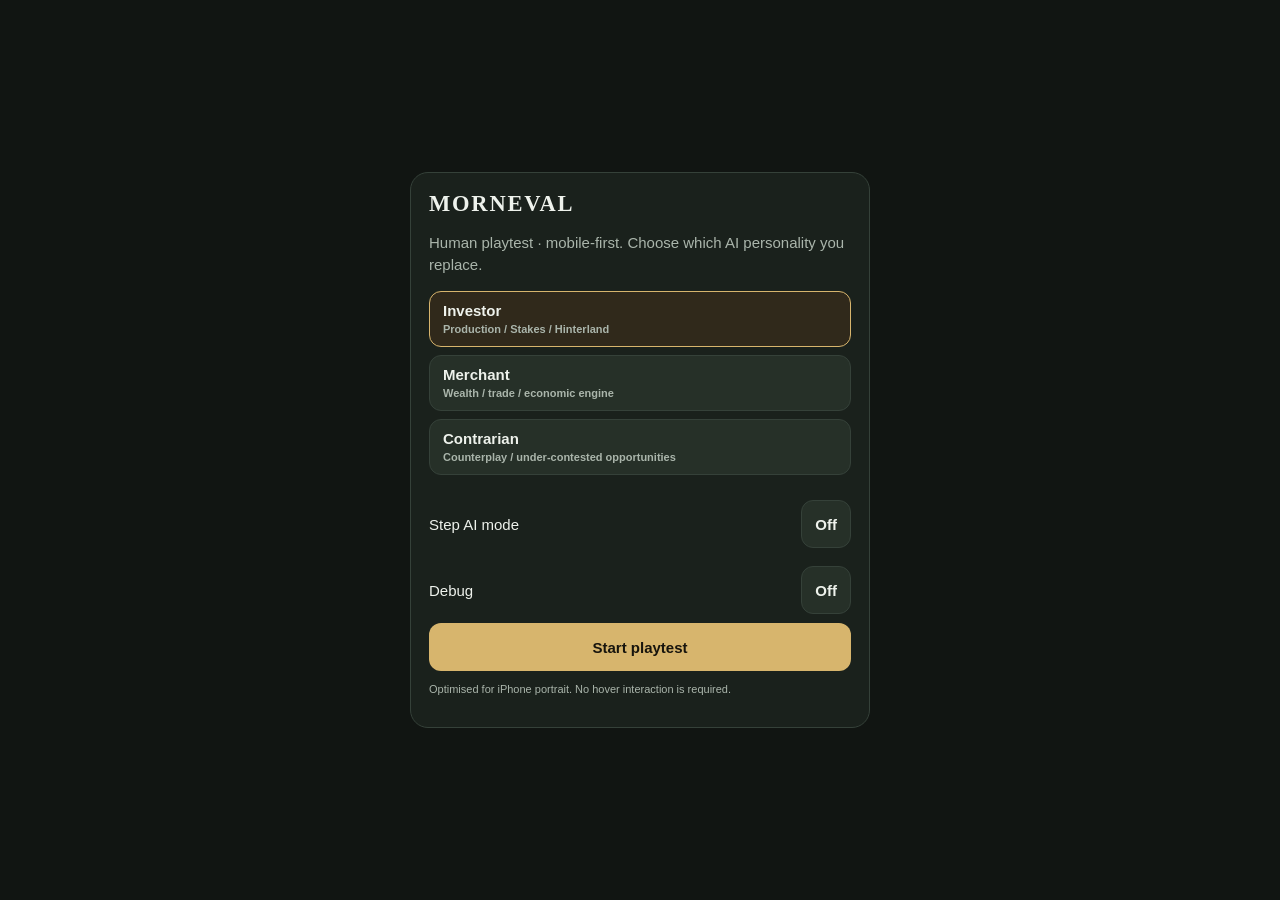
<file: index.html>
<!doctype html>
<html lang="fr">
<head>
  <meta charset="UTF-8">
  <meta name="viewport" content="width=device-width, initial-scale=1, viewport-fit=cover">
  <meta name="theme-color" content="#161a17">
  <meta name="apple-mobile-web-app-capable" content="yes">
  <meta name="apple-mobile-web-app-status-bar-style" content="black-translucent">
  <title>Morneval — Human Playtest</title>
  <link rel="stylesheet" href="./playtest.css?v=0.1.0">
</head>
<body>
  <div id="playtest-app"></div>
  <script type="module" src="./playtest-app.js"></script>
</body>
</html>
</file>
<file: playtest.css>
:root{
  color-scheme:dark;
  --bg:#111512;--panel:#1a211c;--panel2:#202920;--line:#354139;--text:#eef2ec;--muted:#aab5ab;
  --accent:#d7b56d;--good:#91c18a;--bad:#d18a7e;--blue:#87a9c7;--tap:48px;
  font-family:Inter,ui-sans-serif,-apple-system,BlinkMacSystemFont,"Segoe UI",sans-serif;
}
*{box-sizing:border-box}
html,body{margin:0;background:var(--bg);color:var(--text);min-height:100%;font-size:15px}
button,select,input{font:inherit}
button{min-height:var(--tap);border:1px solid var(--line);border-radius:12px;background:#263028;color:var(--text);padding:10px 13px;font-weight:700}
button:disabled{opacity:.38}
button.primary{background:var(--accent);color:#17140d;border-color:transparent}
button.ghost{background:transparent}
button.danger{border-color:#714b45}
.app{padding-bottom:calc(92px + env(safe-area-inset-bottom))}
.sticky-top{position:sticky;top:0;z-index:20;background:rgba(17,21,18,.96);backdrop-filter:blur(14px);border-bottom:1px solid var(--line);padding:calc(8px + env(safe-area-inset-top)) 10px 8px}
.top-row{display:flex;align-items:center;justify-content:space-between;gap:8px}
.brand{font-family:Georgia,serif;font-weight:800;letter-spacing:.08em}
.gen{font-weight:800;color:var(--accent)}
.kpis{display:grid;grid-template-columns:repeat(5,1fr);gap:5px;margin-top:8px}
.kpi{background:var(--panel);border:1px solid var(--line);border-radius:9px;padding:6px 4px;text-align:center;min-width:0}
.kpi b{display:block;font-size:16px}.kpi span{display:block;font-size:10px;color:var(--muted);white-space:nowrap;overflow:hidden;text-overflow:ellipsis}
.nav{display:grid;grid-template-columns:repeat(4,1fr);gap:5px;margin-top:7px}
.nav button{min-height:36px;padding:6px;font-size:12px}
.nav button.active{border-color:var(--accent);color:var(--accent)}
main{padding:10px}
.notice{border:1px solid #5a4c2c;background:#2a2518;border-radius:12px;padding:10px;margin-bottom:10px;font-size:13px}
.section-title{font-size:13px;color:var(--muted);text-transform:uppercase;letter-spacing:.08em;margin:16px 2px 7px}
.grid{display:grid;gap:8px}
.two{grid-template-columns:repeat(2,minmax(0,1fr))}
.card{background:var(--panel);border:1px solid var(--line);border-radius:14px;padding:11px;min-width:0}
.card.selected{border-color:var(--accent)}
.card h3{font-size:15px;margin:0 0 7px}.card h4{font-size:13px;margin:0 0 6px}
.row{display:flex;gap:7px;align-items:center;justify-content:space-between;flex-wrap:wrap}
.chips{display:flex;gap:5px;flex-wrap:wrap}
.chip{font-size:11px;border:1px solid var(--line);border-radius:999px;padding:4px 7px;color:var(--muted)}
.chip.good{color:var(--good)}.chip.bad{color:var(--bad)}.chip.accent{color:var(--accent);border-color:#6b5a36}
.metrics{display:grid;grid-template-columns:repeat(4,1fr);gap:5px}
.metric{background:var(--panel2);border-radius:9px;padding:7px;text-align:center}.metric b{display:block;font-size:16px}.metric span{font-size:10px;color:var(--muted)}
.actions{display:flex;gap:6px;overflow:auto;padding-top:8px;scrollbar-width:none}.actions::-webkit-scrollbar{display:none}
.actions button{min-height:42px;white-space:nowrap;padding:8px 11px;font-size:12px}
.family-me{border-color:#7f6a3d}
.stake-line{font-size:12px;color:var(--muted);margin-top:6px}
.bid{background:#171c18;border:1px dashed #59665c;border-radius:10px;padding:8px;margin-top:8px}
.bid strong{color:var(--accent)}
.card-strip{display:flex;gap:8px;overflow-x:auto;padding-bottom:5px;scroll-snap-type:x mandatory}
.intrigue{min-width:205px;scroll-snap-align:start}
.intrigue .power{font-size:10px;color:var(--accent);text-transform:uppercase}
.log{display:grid;gap:6px}.log-row{background:var(--panel);border-left:3px solid var(--line);padding:8px 9px;border-radius:8px;font-size:12px}.log-row.human{border-left-color:var(--accent)}.log-row.ai{border-left-color:var(--blue)}
.analytics-table{width:100%;border-collapse:collapse;font-size:12px}.analytics-table th,.analytics-table td{padding:7px 4px;border-bottom:1px solid var(--line);text-align:right}.analytics-table th:first-child,.analytics-table td:first-child{text-align:left}
.drawer{position:fixed;z-index:30;left:0;right:0;bottom:0;background:rgba(24,30,25,.98);backdrop-filter:blur(18px);border-top:1px solid var(--line);padding:8px 10px calc(8px + env(safe-area-inset-bottom));box-shadow:0 -8px 30px rgba(0,0,0,.32)}
.drawer-row{display:flex;gap:7px;align-items:center}.drawer-row>*{flex:1}.drawer .status{font-size:12px;color:var(--muted);margin-bottom:6px;white-space:nowrap;overflow:hidden;text-overflow:ellipsis}
.setup{min-height:100vh;display:flex;align-items:center;justify-content:center;padding:24px}.setup-card{width:min(460px,100%);background:var(--panel);border:1px solid var(--line);border-radius:18px;padding:18px}.setup-card h1{font-family:Georgia,serif;letter-spacing:.08em;margin:0 0 5px}.setup-card p{color:var(--muted);line-height:1.45}.choice{display:grid;gap:8px;margin:16px 0}.choice button{text-align:left}.choice button.active{border-color:var(--accent);background:#30291b}.switch{display:flex;justify-content:space-between;align-items:center;padding:9px 0}
pre{white-space:pre-wrap;word-break:break-word;font-size:10px;background:#0c100d;border:1px solid var(--line);border-radius:10px;padding:9px;max-height:60vh;overflow:auto}
.small{font-size:11px;color:var(--muted)}
@media(min-width:760px){main{max-width:1100px;margin:auto}.board-columns{display:grid;grid-template-columns:1.1fr 1fr;gap:12px}.drawer{left:50%;transform:translateX(-50%);max-width:700px;border-left:1px solid var(--line);border-right:1px solid var(--line);border-radius:14px 14px 0 0}.kpis{grid-template-columns:repeat(10,1fr)}}
</file>
